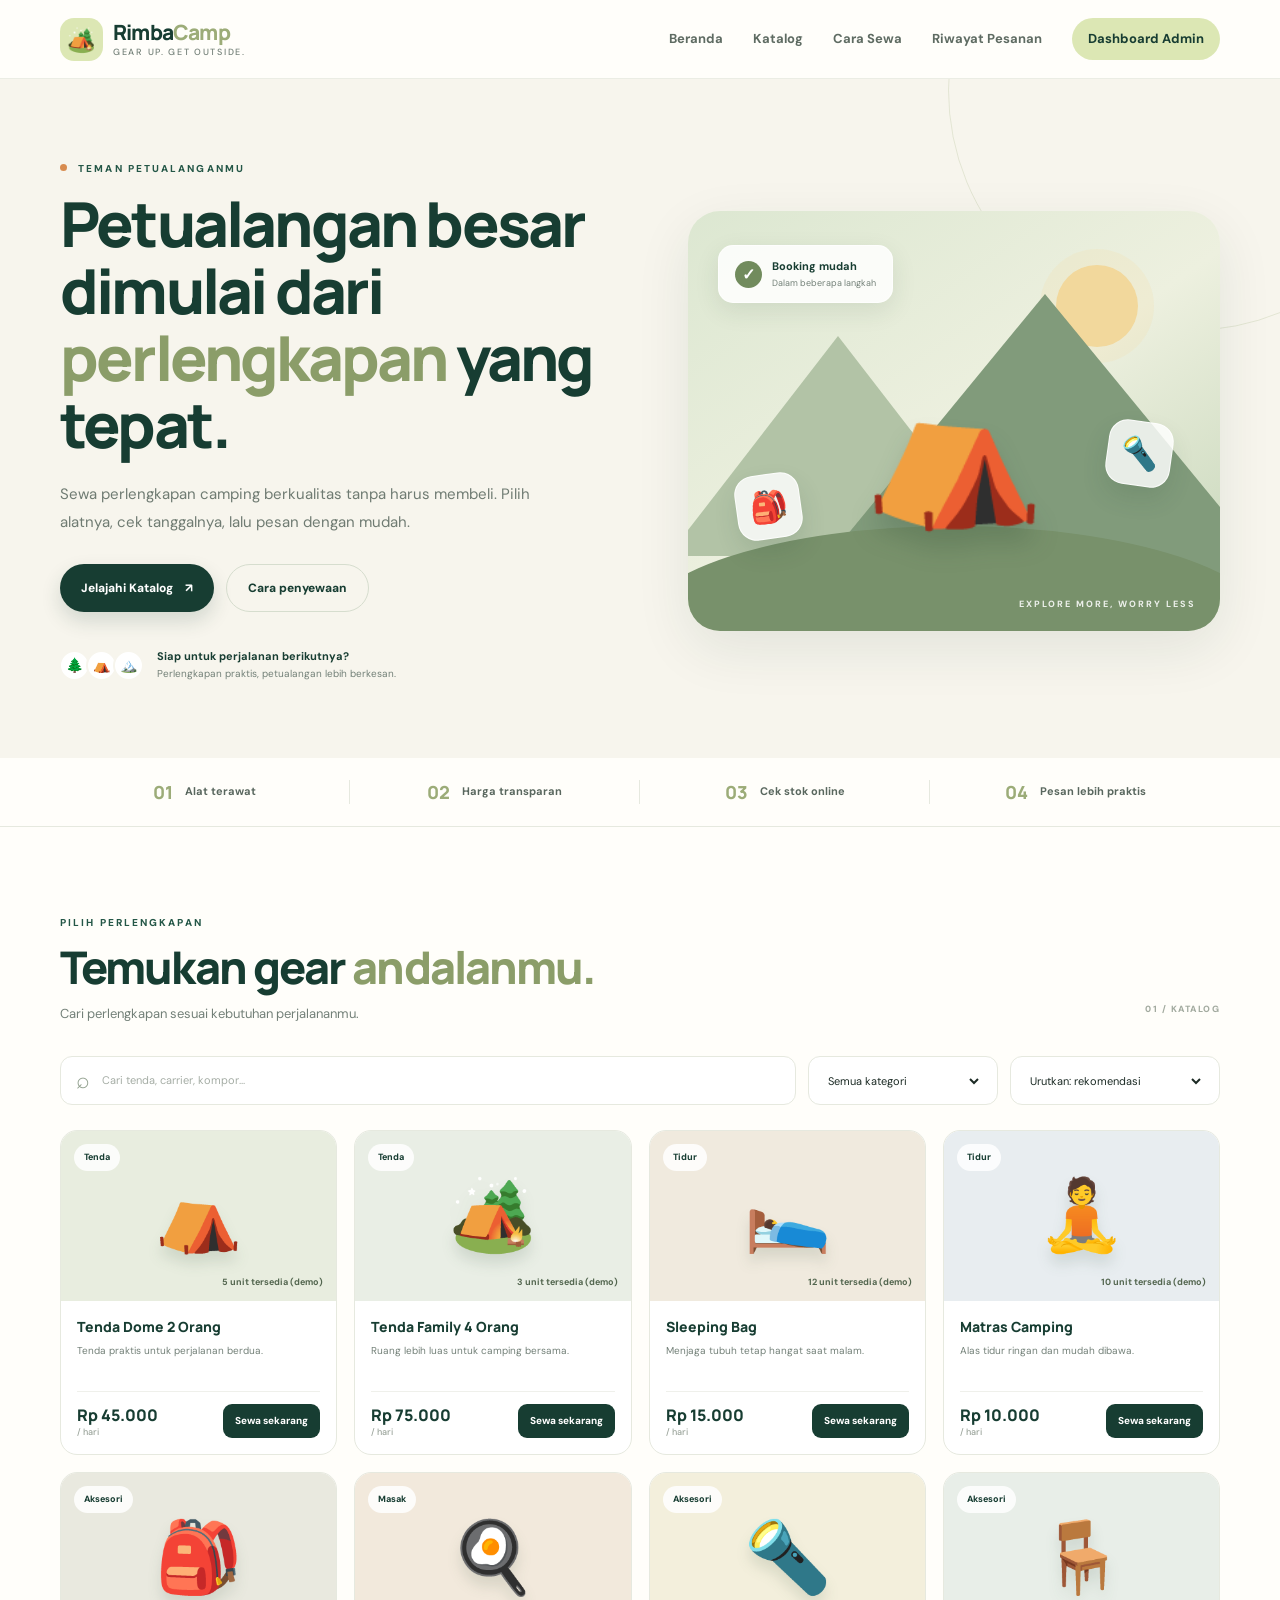
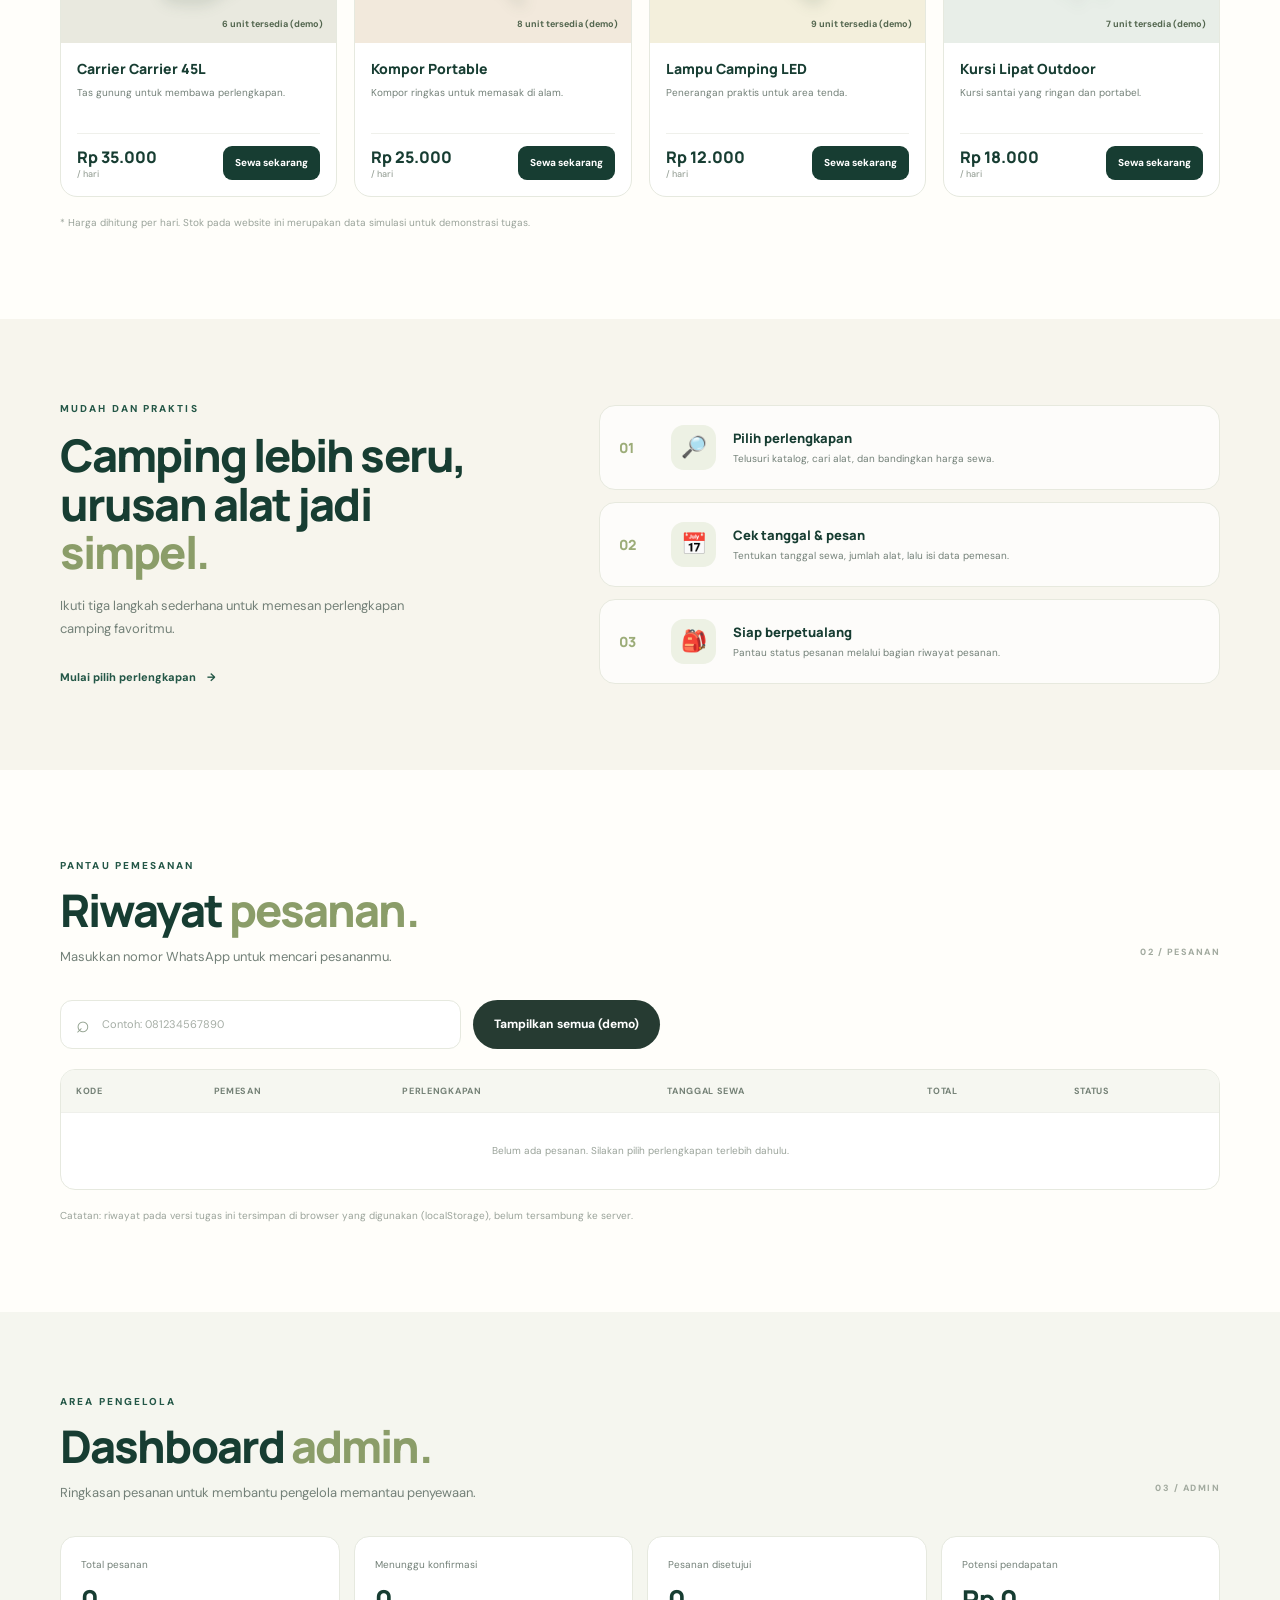
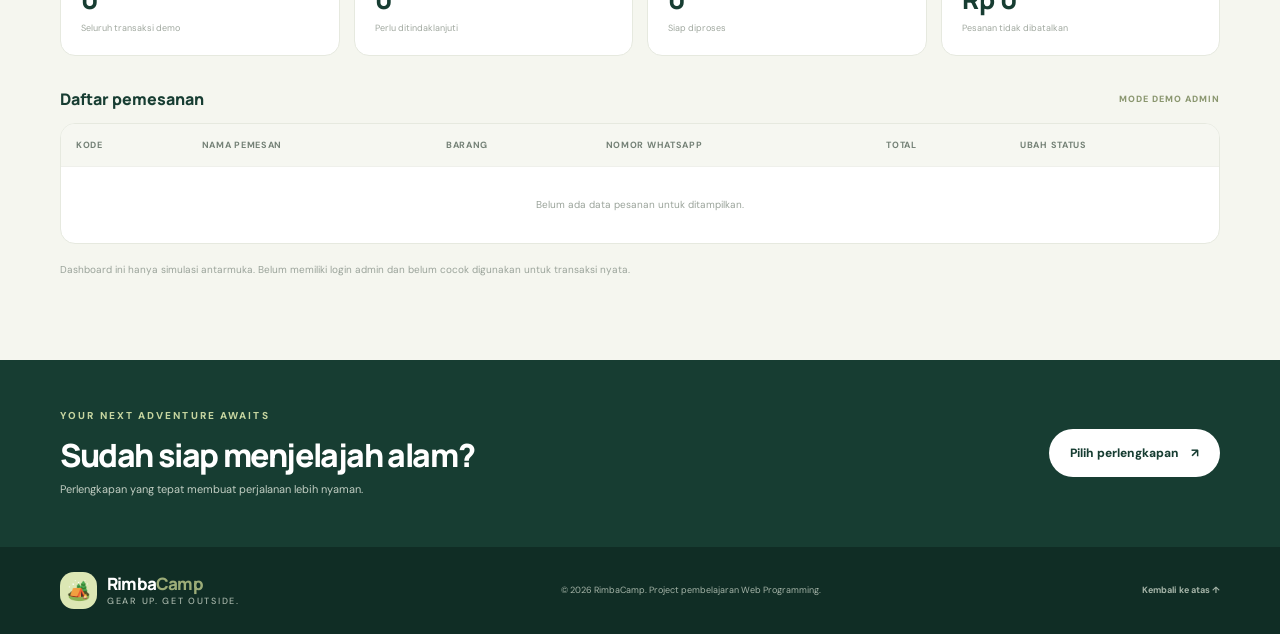
<file: index.html>
<!DOCTYPE html>
<html lang="id">
<head>
  <meta charset="UTF-8">
  <meta name="viewport" content="width=device-width, initial-scale=1.0">
  <meta name="description" content="RimbaCamp - Website penyewaan perlengkapan camping yang mudah, praktis, dan terpercaya.">
  <title>RimbaCamp | Penyewaan Alat Camping</title>
  <link rel="stylesheet" href="css/style.css">
  <script src="js/app.js" defer></script>
</head>
<body>
  <header class="site-header">
    <div class="container nav-wrap">
      <a class="brand" href="#beranda" aria-label="RimbaCamp beranda">
        <span class="brand-mark" aria-hidden="true">🏕️</span>
        <span>Rimba<span>Camp</span><small>Gear up. Get outside.</small></span>
      </a>

      <button class="menu-toggle" id="menuToggle" type="button" aria-label="Buka menu" aria-expanded="false">
        <span></span><span></span><span></span>
      </button>

      <nav class="main-nav" id="mainNav" aria-label="Navigasi utama">
        <a href="#beranda">Beranda</a>
        <a href="#katalog">Katalog</a>
        <a href="#cara-sewa">Cara Sewa</a>
        <a href="#pesanan">Riwayat Pesanan</a>
        <a href="#admin" class="nav-admin">Dashboard Admin</a>
      </nav>
    </div>
  </header>

  <main>
    <section class="hero" id="beranda">
      <div class="container hero-grid">
        <div class="hero-copy">
          <p class="eyebrow"><span class="eyebrow-dot"></span> TEMAN PETUALANGANMU</p>
          <h1>Petualangan besar dimulai dari <em>perlengkapan</em> yang tepat.</h1>
          <p class="hero-description">
            Sewa perlengkapan camping berkualitas tanpa harus membeli.
            Pilih alatnya, cek tanggalnya, lalu pesan dengan mudah.
          </p>
          <div class="hero-actions">
            <a class="btn btn-primary" href="#katalog">Jelajahi Katalog <span aria-hidden="true">↗</span></a>
            <a class="btn btn-ghost" href="#cara-sewa">Cara penyewaan</a>
          </div>
          <div class="hero-note">
            <span class="avatar-stack" aria-hidden="true"><b>🌲</b><b>⛺</b><b>🏔️</b></span>
            <span><strong>Siap untuk perjalanan berikutnya?</strong><br>Perlengkapan praktis, petualangan lebih berkesan.</span>
          </div>
        </div>

        <div class="hero-art" aria-label="Ilustrasi perlengkapan camping">
          <div class="sun"></div>
          <div class="mountain mountain-back"></div>
          <div class="mountain mountain-front"></div>
          <div class="hero-tent">⛺</div>
          <div class="hero-product product-one">🎒</div>
          <div class="hero-product product-two">🔦</div>
          <div class="floating-card">
            <span class="floating-icon">✓</span>
            <span><strong>Booking mudah</strong><small>Dalam beberapa langkah</small></span>
          </div>
          <span class="art-caption">EXPLORE MORE, WORRY LESS</span>
        </div>
      </div>
    </section>

    <section class="quick-facts" aria-label="Keunggulan RimbaCamp">
      <div class="container facts-grid">
        <div><strong>01</strong><span>Alat terawat</span></div>
        <div><strong>02</strong><span>Harga transparan</span></div>
        <div><strong>03</strong><span>Cek stok online</span></div>
        <div><strong>04</strong><span>Pesan lebih praktis</span></div>
      </div>
    </section>

    <section class="section catalog-section" id="katalog">
      <div class="container">
        <div class="section-heading">
          <div>
            <p class="eyebrow">PILIH PERLENGKAPAN</p>
            <h2>Temukan gear <em>andalanmu.</em></h2>
            <p class="section-description">Cari perlengkapan sesuai kebutuhan perjalananmu.</p>
          </div>
          <span class="section-index">01 / KATALOG</span>
        </div>

        <div class="catalog-toolbar">
          <label class="search-box">
            <span aria-hidden="true">⌕</span>
            <input type="search" id="searchInput" placeholder="Cari tenda, carrier, kompor..." aria-label="Cari perlengkapan camping">
          </label>
          <label class="select-wrap">
            <span class="sr-only">Filter kategori</span>
            <select id="categoryFilter">
              <option value="Semua">Semua kategori</option>
              <option value="Tenda">Tenda</option>
              <option value="Tidur">Perlengkapan tidur</option>
              <option value="Masak">Peralatan masak</option>
              <option value="Aksesori">Aksesori</option>
            </select>
          </label>
          <label class="select-wrap">
            <span class="sr-only">Urutkan harga</span>
            <select id="sortFilter">
              <option value="default">Urutkan: rekomendasi</option>
              <option value="low">Harga terendah</option>
              <option value="high">Harga tertinggi</option>
            </select>
          </label>
        </div>

        <div class="product-grid" id="productGrid" aria-live="polite">
          <!-- Kartu produk dibuat oleh JavaScript berdasarkan data perlengkapan. -->
        </div>
        <p class="catalog-footnote">* Harga dihitung per hari. Stok pada website ini merupakan data simulasi untuk demonstrasi tugas.</p>
      </div>
    </section>

    <section class="how-section" id="cara-sewa">
      <div class="container how-grid">
        <div class="how-intro">
          <p class="eyebrow">MUDAH DAN PRAKTIS</p>
          <h2>Camping lebih seru, urusan alat jadi <em>simpel.</em></h2>
          <p>Ikuti tiga langkah sederhana untuk memesan perlengkapan camping favoritmu.</p>
          <a class="text-link" href="#katalog">Mulai pilih perlengkapan <span aria-hidden="true">→</span></a>
        </div>
        <div class="steps">
          <article class="step-card">
            <span class="step-number">01</span>
            <span class="step-icon" aria-hidden="true">🔎</span>
            <div><h3>Pilih perlengkapan</h3><p>Telusuri katalog, cari alat, dan bandingkan harga sewa.</p></div>
          </article>
          <article class="step-card">
            <span class="step-number">02</span>
            <span class="step-icon" aria-hidden="true">📅</span>
            <div><h3>Cek tanggal & pesan</h3><p>Tentukan tanggal sewa, jumlah alat, lalu isi data pemesan.</p></div>
          </article>
          <article class="step-card">
            <span class="step-number">03</span>
            <span class="step-icon" aria-hidden="true">🎒</span>
            <div><h3>Siap berpetualang</h3><p>Pantau status pesanan melalui bagian riwayat pesanan.</p></div>
          </article>
        </div>
      </div>
    </section>

    <section class="section history-section" id="pesanan">
      <div class="container">
        <div class="section-heading">
          <div>
            <p class="eyebrow">PANTAU PEMESANAN</p>
            <h2>Riwayat <em>pesanan.</em></h2>
            <p class="section-description">Masukkan nomor WhatsApp untuk mencari pesananmu.</p>
          </div>
          <span class="section-index">02 / PESANAN</span>
        </div>
        <div class="history-search">
          <label class="search-box">
            <span aria-hidden="true">⌕</span>
            <input type="tel" id="historySearch" placeholder="Contoh: 081234567890" aria-label="Cari pesanan berdasarkan nomor WhatsApp">
          </label>
          <button class="btn btn-dark" id="showAllOrders" type="button">Tampilkan semua (demo)</button>
        </div>
        <div class="table-wrap">
          <table class="data-table">
            <thead>
              <tr>
                <th>Kode</th><th>Pemesan</th><th>Perlengkapan</th><th>Tanggal sewa</th><th>Total</th><th>Status</th>
              </tr>
            </thead>
            <tbody id="historyTableBody">
              <tr><td colspan="6" class="empty-cell">Belum ada pesanan. Silakan pilih perlengkapan terlebih dahulu.</td></tr>
            </tbody>
          </table>
        </div>
        <p class="catalog-footnote">Catatan: riwayat pada versi tugas ini tersimpan di browser yang digunakan (localStorage), belum tersambung ke server.</p>
      </div>
    </section>

    <section class="admin-section" id="admin">
      <div class="container">
        <div class="section-heading">
          <div>
            <p class="eyebrow">AREA PENGELOLA</p>
            <h2>Dashboard <em>admin.</em></h2>
            <p class="section-description">Ringkasan pesanan untuk membantu pengelola memantau penyewaan.</p>
          </div>
          <span class="section-index">03 / ADMIN</span>
        </div>
        <div class="admin-stats">
          <article class="admin-stat"><span>Total pesanan</span><strong id="totalOrders">0</strong><small>Seluruh transaksi demo</small></article>
          <article class="admin-stat"><span>Menunggu konfirmasi</span><strong id="pendingOrders">0</strong><small>Perlu ditindaklanjuti</small></article>
          <article class="admin-stat"><span>Pesanan disetujui</span><strong id="approvedOrders">0</strong><small>Siap diproses</small></article>
          <article class="admin-stat"><span>Potensi pendapatan</span><strong id="totalRevenue">Rp0</strong><small>Pesanan tidak dibatalkan</small></article>
        </div>
        <div class="admin-table-heading">
          <h3>Daftar pemesanan</h3>
          <span class="admin-demo-label">MODE DEMO ADMIN</span>
        </div>
        <div class="table-wrap">
          <table class="data-table admin-table">
            <thead>
              <tr>
                <th>Kode</th><th>Nama pemesan</th><th>Barang</th><th>Nomor WhatsApp</th><th>Total</th><th>Ubah status</th>
              </tr>
            </thead>
            <tbody id="adminTableBody">
              <tr><td colspan="6" class="empty-cell">Belum ada data pesanan untuk ditampilkan.</td></tr>
            </tbody>
          </table>
        </div>
        <p class="catalog-footnote">Dashboard ini hanya simulasi antarmuka. Belum memiliki login admin dan belum cocok digunakan untuk transaksi nyata.</p>
      </div>
    </section>

    <section class="closing-cta">
      <div class="container closing-inner">
        <div><p class="eyebrow">YOUR NEXT ADVENTURE AWAITS</p><h2>Sudah siap menjelajah alam?</h2><p>Perlengkapan yang tepat membuat perjalanan lebih nyaman.</p></div>
        <a class="btn btn-light" href="#katalog">Pilih perlengkapan <span aria-hidden="true">↗</span></a>
      </div>
    </section>
  </main>

  <footer class="site-footer">
    <div class="container footer-inner">
      <a class="brand footer-brand" href="#beranda"><span class="brand-mark" aria-hidden="true">🏕️</span><span>Rimba<span>Camp</span><small>Gear up. Get outside.</small></span></a>
      <p>© <span id="currentYear"></span> RimbaCamp. Project pembelajaran Web Programming.</p>
      <a href="#beranda">Kembali ke atas ↑</a>
    </div>
  </footer>

  <dialog class="booking-dialog" id="bookingDialog" aria-labelledby="bookingTitle">
    <div class="dialog-header">
      <div><p class="eyebrow">FORM PEMESANAN</p><h2 id="bookingTitle">Pesan perlengkapan</h2></div>
      <button class="dialog-close" id="closeDialog" type="button" aria-label="Tutup formulir">×</button>
    </div>
    <form id="bookingForm">
      <input type="hidden" id="bookingProductId">
      <div class="selected-product" id="selectedProduct"></div>
      <div class="form-grid">
        <label class="form-field form-field-full">Nama lengkap
          <input type="text" id="customerName" name="customerName" placeholder="Masukkan nama lengkap" required minlength="3">
        </label>
        <label class="form-field form-field-full">Nomor WhatsApp
          <input type="tel" id="customerPhone" name="customerPhone" placeholder="Contoh: 081234567890" required pattern="[0-9+() -]{9,18}">
        </label>
        <label class="form-field">Tanggal mulai
          <input type="date" id="startDate" name="startDate" required>
        </label>
        <label class="form-field">Tanggal selesai
          <input type="date" id="endDate" name="endDate" required>
        </label>
        <label class="form-field form-field-full">Jumlah alat
          <input type="number" id="bookingQuantity" name="quantity" min="1" value="1" required>
        </label>
      </div>
      <div class="availability-message" id="availabilityMessage" aria-live="polite">Pilih tanggal untuk mengecek ketersediaan.</div>
      <div class="booking-total"><span>Estimasi total</span><strong id="bookingTotal">Rp0</strong></div>
      <button class="btn btn-primary btn-full" type="submit">Kirim pemesanan</button>
      <p class="form-disclaimer">Pemesanan ini merupakan simulasi untuk tugas kuliah, bukan transaksi sungguhan.</p>
    </form>
  </dialog>

  <div class="toast" id="toast" role="status" aria-live="polite"></div>
</body>
</html>
</file>
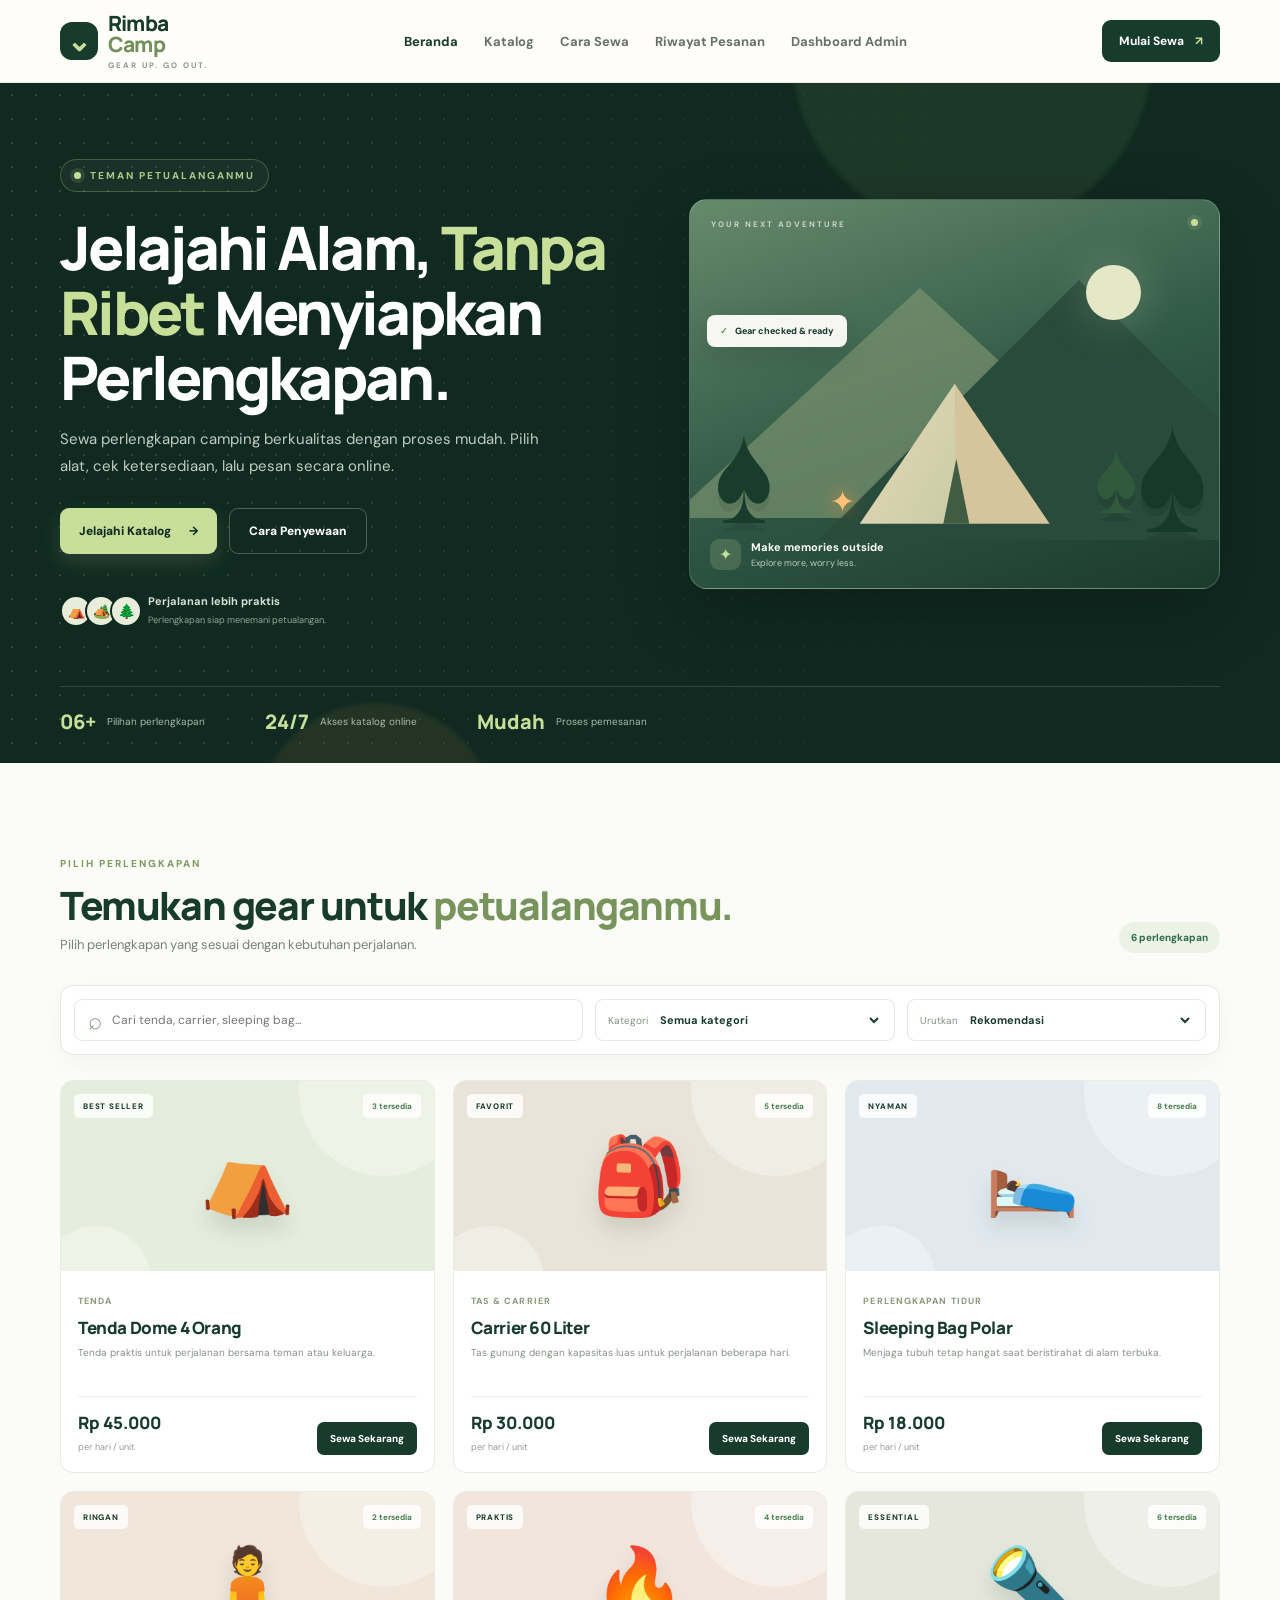
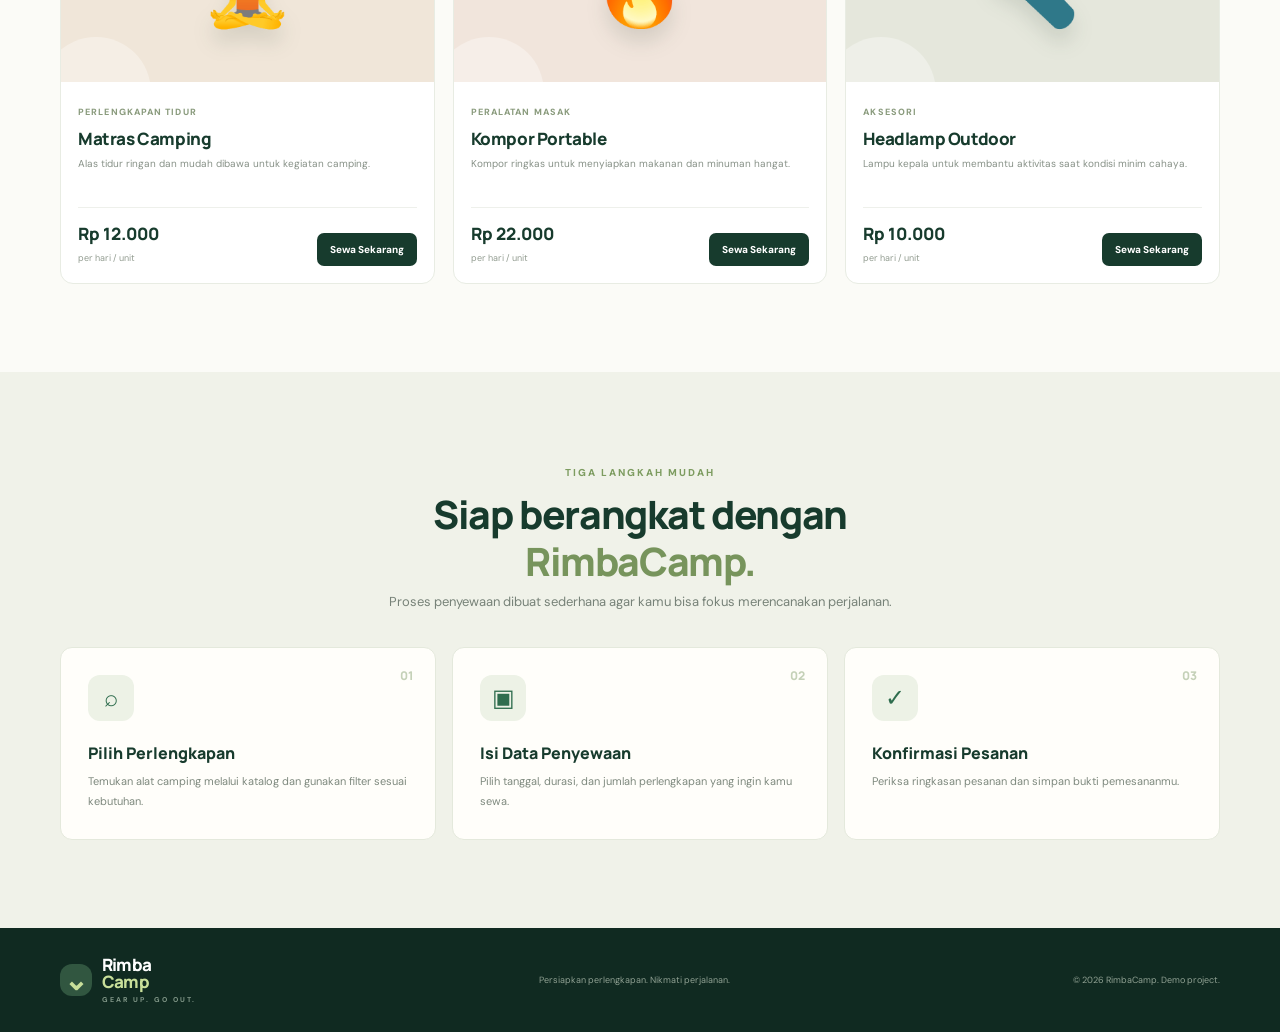
<file: week3/index.html>
<!DOCTYPE html>
<html lang="id">
<head>
  <meta charset="UTF-8" />
  <meta name="viewport" content="width=device-width, initial-scale=1.0" />
  <meta name="description" content="RimbaCamp, penyewaan perlengkapan camping yang mudah, praktis, dan terpercaya." />
  <title>RimbaCamp | Sewa Alat Camping</title>
  <link rel="stylesheet" href="css/style.css" />
  <script src="js/script.js" defer></script>
</head>
<body>
  <header class="site-header">
    <div class="container nav-wrap">
      <a class="brand" href="#beranda" aria-label="RimbaCamp Beranda">
        <span class="brand-mark">⌃</span>
        <span>Rimba<span>Camp</span><small>GEAR UP. GO OUT.</small></span>
      </a>

      <button class="menu-toggle" id="menu-toggle" type="button" aria-label="Buka navigasi" aria-expanded="false">
        <span></span><span></span><span></span>
      </button>

      <nav class="main-nav" id="main-nav">
        <a class="nav-link active" href="#beranda">Beranda</a>
        <a class="nav-link" href="#katalog">Katalog</a>
        <a class="nav-link" href="#cara-sewa">Cara Sewa</a>
        <button class="nav-link nav-button" id="history-button" type="button">Riwayat Pesanan</button>
        <button class="nav-link nav-button" id="admin-button" type="button">Dashboard Admin</button>
      </nav>
      <a class="nav-cta" href="#katalog">Mulai Sewa <span>↗</span></a>
    </div>
  </header>

  <main>
    <section class="hero" id="beranda">
      <div class="hero-orb orb-one"></div>
      <div class="hero-orb orb-two"></div>
      <div class="container hero-grid">
        <div class="hero-copy">
          <div class="eyebrow" id="hero-badge"><span class="eyebrow-dot"></span> TEMAN PETUALANGANMU</div>
          <h1 id="hero-title">Jelajahi Alam, Tanpa Ribet Menyiapkan Perlengkapan.</h1>
          <p id="hero-description">Sewa perlengkapan camping berkualitas dengan proses mudah. Pilih alat, cek ketersediaan, lalu pesan secara online.</p>
          <div class="hero-actions">
            <a class="btn btn-primary" href="#katalog">Jelajahi Katalog <span>→</span></a>
            <a class="btn btn-ghost" href="#cara-sewa">Cara Penyewaan</a>
          </div>
          <div class="hero-proof">
            <div class="proof-avatars"><span>⛺</span><span>🏕️</span><span>🌲</span></div>
            <p><strong>Perjalanan lebih praktis</strong><br /><small>Perlengkapan siap menemani petualangan.</small></p>
          </div>
        </div>

        <div class="hero-visual" aria-label="Ilustrasi suasana camping">
          <div class="visual-topline"><span>YOUR NEXT ADVENTURE</span><span class="live-dot"></span></div>
          <div class="mountain mountain-back"></div>
          <div class="mountain mountain-front"></div>
          <div class="moon"></div>
          <div class="pine pine-a">♠</div><div class="pine pine-b">♠</div><div class="pine pine-c">♠</div>
          <div class="tent-illustration"><div class="tent-flap"></div><div class="tent-door"></div></div>
          <div class="camp-fire">✦</div>
          <div class="visual-caption"><span class="caption-icon">✦</span><div><strong>Make memories outside</strong><small>Explore more, worry less.</small></div></div>
          <div class="floating-tag"><span>✓</span> Gear checked & ready</div>
        </div>
      </div>
      <div class="container hero-stats">
        <div><strong>06+</strong><span>Pilihan perlengkapan</span></div>
        <div><strong>24/7</strong><span>Akses katalog online</span></div>
        <div><strong>Mudah</strong><span>Proses pemesanan</span></div>
      </div>
    </section>

    <section class="catalog-section section-pad" id="katalog">
      <div class="container">
        <div class="section-heading">
          <div>
            <span class="section-kicker">PILIH PERLENGKAPAN</span>
            <h2>Temukan gear untuk <em>petualanganmu.</em></h2>
            <p>Pilih perlengkapan yang sesuai dengan kebutuhan perjalanan.</p>
          </div>
          <span class="catalog-count" id="catalog-count">6 perlengkapan</span>
        </div>

        <div class="filter-panel">
          <label class="search-box">
            <span>⌕</span>
            <input id="search-input" type="search" placeholder="Cari tenda, carrier, sleeping bag..." autocomplete="off" />
          </label>
          <label class="select-wrap">
            <span>Kategori</span>
            <select id="category-filter">
              <option value="semua">Semua kategori</option>
              <option value="tenda">Tenda</option>
              <option value="tas">Tas & carrier</option>
              <option value="tidur">Perlengkapan tidur</option>
              <option value="memasak">Peralatan masak</option>
              <option value="aksesoris">Aksesori</option>
            </select>
          </label>
          <label class="select-wrap">
            <span>Urutkan</span>
            <select id="sort-filter">
              <option value="default">Rekomendasi</option>
              <option value="low">Harga terendah</option>
              <option value="high">Harga tertinggi</option>
              <option value="name">Nama A-Z</option>
            </select>
          </label>
        </div>

        <div class="product-grid" id="product-grid" aria-live="polite"></div>
        <div class="empty-state hidden" id="empty-state">
          <span>⌕</span><h3>Perlengkapan tidak ditemukan</h3>
          <p>Coba gunakan kata kunci atau kategori yang berbeda.</p>
          <button class="btn btn-outline" id="reset-filter" type="button">Reset pencarian</button>
        </div>
      </div>
    </section>

    <section class="how-section section-pad" id="cara-sewa">
      <div class="container">
        <div class="section-heading centered">
          <span class="section-kicker">TIGA LANGKAH MUDAH</span>
          <h2>Siap berangkat dengan <em>RimbaCamp.</em></h2>
          <p>Proses penyewaan dibuat sederhana agar kamu bisa fokus merencanakan perjalanan.</p>
        </div>
        <div class="steps-grid">
          <article class="step-card"><span class="step-number">01</span><div class="step-icon">⌕</div><h3>Pilih Perlengkapan</h3><p>Temukan alat camping melalui katalog dan gunakan filter sesuai kebutuhan.</p></article>
          <article class="step-card"><span class="step-number">02</span><div class="step-icon">▣</div><h3>Isi Data Penyewaan</h3><p>Pilih tanggal, durasi, dan jumlah perlengkapan yang ingin kamu sewa.</p></article>
          <article class="step-card"><span class="step-number">03</span><div class="step-icon">✓</div><h3>Konfirmasi Pesanan</h3><p>Periksa ringkasan pesanan dan simpan bukti pemesananmu.</p></article>
        </div>
      </div>
    </section>

    <section class="admin-section hidden" id="admin-section">
      <div class="container admin-panel">
        <div class="section-heading">
          <div><span class="section-kicker">PANEL PENGELOLA</span><h2>Dashboard <em>Admin.</em></h2><p>Ringkasan pesanan dari browser ini.</p></div>
          <button class="icon-close" id="close-admin" type="button" aria-label="Tutup dashboard">×</button>
        </div>
        <div class="admin-stats">
          <div><span>Total pesanan</span><strong id="admin-total-orders">0</strong></div>
          <div><span>Total nilai pesanan</span><strong id="admin-total-value">Rp0</strong></div>
          <div><span>Perlu konfirmasi</span><strong id="admin-pending">0</strong></div>
        </div>
        <div class="admin-table-wrap">
          <table class="admin-table">
            <thead><tr><th>Kode</th><th>Pelanggan</th><th>Perlengkapan</th><th>Tanggal</th><th>Total</th><th>Status</th></tr></thead>
            <tbody id="admin-table-body"><tr><td colspan="6" class="table-empty">Belum ada pesanan.</td></tr></tbody>
          </table>
        </div>
        <p class="demo-note">Catatan: dashboard ini merupakan simulasi front-end. Data tersimpan pada localStorage browser, belum menggunakan database server.</p>
      </div>
    </section>

    <section class="history-section hidden" id="history-section">
      <div class="container history-panel">
        <div class="section-heading">
          <div><span class="section-kicker">PESANAN KAMU</span><h2>Riwayat <em>Penyewaan.</em></h2><p>Daftar pesanan yang tersimpan di browser ini.</p></div>
          <button class="icon-close" id="close-history" type="button" aria-label="Tutup riwayat">×</button>
        </div>
        <div id="history-list" class="history-list"></div>
      </div>
    </section>
  </main>

  <footer class="site-footer">
    <div class="container footer-inner">
      <a class="brand brand-footer" href="#beranda"><span class="brand-mark">⌃</span><span>Rimba<span>Camp</span><small>GEAR UP. GO OUT.</small></span></a>
      <p>Persiapkan perlengkapan. Nikmati perjalanan.</p>
      <span>© 2026 RimbaCamp. Demo project.</span>
    </div>
  </footer>

  <!-- Modal pemesanan: digunakan pada Task 03 -->
  <div class="modal-backdrop hidden" id="booking-modal" role="dialog" aria-modal="true" aria-labelledby="modal-title">
    <div class="booking-modal">
      <button class="icon-close modal-close" id="close-modal" type="button" aria-label="Tutup form">×</button>
      <span class="section-kicker">FORM PEMESANAN</span>
      <h2 id="modal-title">Pesan perlengkapan</h2>
      <p class="modal-intro">Lengkapi data berikut untuk membuat pesanan sewa.</p>
      <div class="selected-product" id="selected-product"></div>
      <form id="booking-form">
        <input type="hidden" id="booking-product-id" />
        <div class="form-grid">
          <label>Nama penyewa<input id="customer-name" type="text" placeholder="Masukkan nama lengkap" required minlength="2" /></label>
          <label>Nomor WhatsApp<input id="customer-phone" type="tel" placeholder="08xxxxxxxxxx" required pattern="[0-9+ ]{9,16}" /></label>
          <label>Tanggal mulai sewa<input id="start-date" type="date" required /></label>
          <label>Durasi (hari)<input id="duration" type="number" min="1" max="30" value="1" required /></label>
          <label>Jumlah alat<input id="quantity" type="number" min="1" value="1" required /></label>
        </div>
        <div class="price-summary"><span>Estimasi total biaya</span><strong id="estimated-total">Rp0</strong></div>
        <p class="form-hint" id="availability-hint">Pastikan jumlah alat sesuai ketersediaan.</p>
        <button class="btn btn-primary btn-full" type="submit">Kirim Pesanan <span>→</span></button>
      </form>
    </div>
  </div>

  <div class="toast hidden" id="toast" role="status" aria-live="polite"></div>
</body>
</html>
</file>
<file: css/style.css>
@import url('https://fonts.googleapis.com/css2?family=DM+Sans:wght@400;500;600;700&family=Manrope:wght@400;500;600;700;800&display=swap');

:root {
  --forest: #173d32;
  --forest-2: #245747;
  --moss: #9cac78;
  --lime: #dce7b4;
  --cream: #f7f5ed;
  --paper: #fffefa;
  --ink: #1c2b25;
  --muted: #738078;
  --line: #e6e9df;
  --orange: #d88c50;
  --shadow: 0 18px 55px rgba(25, 53, 42, .09);
  --radius: 22px;
}

* { box-sizing: border-box; }
html { scroll-behavior: smooth; scroll-padding-top: 92px; }
body {
  margin: 0;
  background: var(--paper);
  color: var(--ink);
  font-family: "DM Sans", Arial, sans-serif;
  line-height: 1.6;
}
body.dialog-open { overflow: hidden; }
a { color: inherit; text-decoration: none; }
button, input, select { font: inherit; }
button, a, select { -webkit-tap-highlight-color: transparent; }
.container { width: min(1160px, calc(100% - 48px)); margin-inline: auto; }
.sr-only { position: absolute; width: 1px; height: 1px; padding: 0; margin: -1px; overflow: hidden; clip: rect(0,0,0,0); white-space: nowrap; border: 0; }

.site-header {
  position: sticky; top: 0; z-index: 20;
  background: rgba(255, 254, 250, .92);
  backdrop-filter: blur(16px);
  border-bottom: 1px solid rgba(230, 233, 223, .8);
}
.nav-wrap { min-height: 78px; display: flex; align-items: center; justify-content: space-between; gap: 30px; }
.brand { display: inline-flex; align-items: center; gap: 10px; color: var(--forest); font: 800 21px/1 "Manrope", sans-serif; letter-spacing: -.8px; }
.brand > span:last-child { position: relative; }
.brand > span:last-child > span { color: var(--moss); }
.brand small { display: block; margin-top: 5px; color: var(--muted); font: 500 9px/1 "DM Sans", sans-serif; letter-spacing: 1.7px; text-transform: uppercase; }
.brand-mark { display: grid; place-items: center; width: 43px; height: 43px; border-radius: 14px; background: var(--lime); font-size: 23px; }
.main-nav { display: flex; align-items: center; gap: 30px; color: #5e6b62; font-size: 13px; font-weight: 700; }
.main-nav a { transition: color .2s ease; }
.main-nav a:hover { color: var(--forest-2); }
.main-nav .nav-admin { color: var(--forest); padding: 11px 16px; background: var(--lime); border-radius: 999px; }
.menu-toggle { display: none; border: 0; background: transparent; padding: 8px; cursor: pointer; }
.menu-toggle span { display: block; width: 23px; height: 2px; margin: 5px; background: var(--forest); border-radius: 3px; }

.hero { overflow: hidden; position: relative; padding: 82px 0 76px; background: var(--cream); }
.hero::before { content: ""; position: absolute; width: 480px; height: 480px; border: 1px solid rgba(156,172,120,.22); border-radius: 50%; right: -150px; top: -230px; }
.hero-grid { display: grid; grid-template-columns: 1.04fr .96fr; align-items: center; gap: 52px; }
.eyebrow { margin: 0 0 14px; color: var(--forest-2); font-size: 10px; font-weight: 800; letter-spacing: 2.1px; }
.eyebrow-dot { display: inline-block; width: 7px; height: 7px; margin-right: 7px; border-radius: 50%; background: var(--orange); vertical-align: 1px; }
.hero h1, .section-heading h2, .how-intro h2, .closing-inner h2 { margin: 0; font: 800 clamp(38px, 5vw, 62px)/1.08 "Manrope", sans-serif; letter-spacing: -2.8px; color: var(--forest); }
h1 em, h2 em { color: #8b9d69; font-style: normal; }
.hero-description { max-width: 510px; margin: 22px 0 28px; color: #6f7b72; font-size: 15px; line-height: 1.85; }
.hero-actions { display: flex; flex-wrap: wrap; gap: 12px; }
.btn { display: inline-flex; justify-content: center; align-items: center; gap: 12px; min-height: 48px; padding: 0 21px; border: 0; border-radius: 999px; cursor: pointer; font-size: 12px; font-weight: 800; transition: transform .2s ease, box-shadow .2s ease, background .2s ease; }
.btn:hover { transform: translateY(-2px); }
.btn-primary { color: white; background: var(--forest); box-shadow: 0 9px 20px rgba(23,61,50,.16); }
.btn-primary:hover { background: var(--forest-2); box-shadow: 0 12px 24px rgba(23,61,50,.2); }
.btn-ghost { color: var(--forest); background: transparent; border: 1px solid #d6ddce; }
.btn-dark { color: white; background: #263b32; }
.btn-light { color: var(--forest); background: white; }
.btn-full { width: 100%; }
.hero-note { display: flex; align-items: center; gap: 13px; margin-top: 36px; color: var(--muted); font-size: 10px; line-height: 1.6; }
.hero-note strong { color: var(--forest); font-size: 11px; }
.avatar-stack { display: flex; padding-left: 3px; }
.avatar-stack b { display: grid; place-items: center; width: 31px; height: 31px; margin-left: -4px; border: 2px solid var(--cream); border-radius: 50%; background: white; font-size: 14px; }

.hero-art { position: relative; height: 420px; overflow: hidden; border-radius: 32px; background: linear-gradient(145deg, #dce7d1 0%, #edf0df 52%, #c5d5b8 100%); box-shadow: var(--shadow); }
.hero-art::after { content: ""; position: absolute; left: -10%; right: -10%; bottom: -105px; height: 210px; border-radius: 50% 50% 0 0; background: #78916b; }
.sun { position: absolute; top: 54px; right: 82px; width: 82px; height: 82px; border-radius: 50%; background: #f2d89c; box-shadow: 0 0 0 16px rgba(242,216,156,.18); }
.mountain { position: absolute; bottom: 75px; width: 0; height: 0; border-left: 190px solid transparent; border-right: 190px solid transparent; border-bottom: 245px solid #9db293; }
.mountain-back { left: -20px; border-left-width: 170px; border-right-width: 170px; border-bottom-width: 220px; border-bottom-color: #b2c3a6; }
.mountain-front { right: -55px; bottom: 57px; border-left-width: 230px; border-right-width: 230px; border-bottom-width: 280px; border-bottom-color: #819b7b; }
.hero-tent { position: absolute; z-index: 3; left: 50%; bottom: 65px; transform: translateX(-50%); font-size: 145px; filter: drop-shadow(0 18px 12px rgba(36,64,43,.2)); }
.hero-product { position: absolute; z-index: 4; display: grid; place-items: center; width: 65px; height: 65px; border: 1px solid rgba(255,255,255,.8); border-radius: 19px; background: rgba(255,255,255,.82); box-shadow: 0 12px 25px rgba(37,64,47,.12); font-size: 31px; }
.product-one { left: 48px; bottom: 92px; transform: rotate(-8deg); }
.product-two { right: 48px; bottom: 145px; transform: rotate(8deg); }
.floating-card { position: absolute; z-index: 5; top: 34px; left: 30px; display: flex; align-items: center; gap: 10px; padding: 12px 16px; border: 1px solid rgba(255,255,255,.7); border-radius: 15px; background: rgba(255,255,255,.85); box-shadow: 0 8px 25px rgba(37,64,47,.1); }
.floating-icon { display: grid; place-items: center; width: 27px; height: 27px; border-radius: 50%; color: white; background: #718b5d; font-weight: 800; }
.floating-card strong, .floating-card small { display: block; }
.floating-card strong { color: var(--forest); font-size: 11px; }
.floating-card small { color: var(--muted); font-size: 9px; }
.art-caption { position: absolute; z-index: 5; right: 24px; bottom: 20px; color: rgba(255,255,255,.86); font-size: 9px; font-weight: 800; letter-spacing: 2px; }

.quick-facts { border-bottom: 1px solid var(--line); background: var(--paper); }
.facts-grid { display: grid; grid-template-columns: repeat(4, 1fr); padding: 22px 0; }
.facts-grid div { display: flex; align-items: center; justify-content: center; gap: 12px; border-right: 1px solid var(--line); }
.facts-grid div:last-child { border: 0; }
.facts-grid strong { color: #9cac78; font: 800 18px "Manrope", sans-serif; }
.facts-grid span { color: #59675e; font-size: 11px; font-weight: 700; }

.section { padding: 88px 0; }
.section-heading { display: flex; justify-content: space-between; align-items: end; gap: 24px; margin-bottom: 32px; }
.section-heading .eyebrow { margin-bottom: 12px; }
.section-heading h2, .how-intro h2 { font-size: clamp(32px, 4vw, 45px); letter-spacing: -1.9px; }
.section-description { margin: 12px 0 0; color: var(--muted); font-size: 13px; }
.section-index { padding-bottom: 8px; color: #a2aa9f; font-size: 9px; font-weight: 800; letter-spacing: 1.5px; }
.catalog-toolbar { display: grid; grid-template-columns: 1fr 190px 210px; gap: 12px; margin-bottom: 25px; }
.search-box, .select-wrap { display: flex; align-items: center; min-height: 49px; padding: 0 15px; border: 1px solid var(--line); border-radius: 12px; background: white; }
.search-box > span { margin-right: 10px; color: #91a08e; font-size: 23px; line-height: 1; }
.search-box input, .select-wrap select { width: 100%; min-width: 0; border: 0; outline: 0; color: var(--ink); background: transparent; font-size: 11px; }
.search-box input::placeholder { color: #a5ada5; }
.select-wrap select { cursor: pointer; }
.product-grid { display: grid; grid-template-columns: repeat(4, 1fr); gap: 17px; }
.product-card { overflow: hidden; border: 1px solid var(--line); border-radius: 17px; background: white; transition: transform .22s ease, box-shadow .22s ease; }
.product-card:hover { transform: translateY(-5px); box-shadow: var(--shadow); }
.product-visual { position: relative; display: grid; place-items: center; min-height: 170px; background: var(--product-bg, #eef1e8); }
.product-emoji { font-size: 70px; filter: drop-shadow(0 10px 7px rgba(36,64,43,.12)); }
.product-category { position: absolute; top: 13px; left: 13px; padding: 6px 10px; border-radius: 99px; color: var(--forest); background: rgba(255,255,255,.85); font-size: 9px; font-weight: 800; }
.stock-label { position: absolute; right: 13px; bottom: 12px; color: #53664f; font-size: 9px; font-weight: 700; }
.product-content { padding: 16px; }
.product-content h3 { margin: 0; color: var(--forest); font: 800 14px "Manrope", sans-serif; }
.product-description { min-height: 34px; margin: 7px 0 14px; color: var(--muted); font-size: 10px; line-height: 1.6; }
.product-bottom { display: flex; align-items: end; justify-content: space-between; gap: 8px; padding-top: 12px; border-top: 1px solid #eff0eb; }
.product-price { color: var(--forest); font: 800 16px "Manrope", sans-serif; }
.product-price small { display: block; color: #9aa39a; font: 500 9px "DM Sans", sans-serif; }
.product-bottom button { padding: 9px 12px; border: 0; border-radius: 9px; color: white; background: var(--forest); cursor: pointer; font-size: 10px; font-weight: 800; }
.product-bottom button:hover { background: var(--forest-2); }
.no-results { grid-column: 1 / -1; padding: 45px 20px; border: 1px dashed #d6ddce; border-radius: 16px; color: var(--muted); text-align: center; }
.catalog-footnote { margin: 18px 0 0; color: #9aa39a; font-size: 10px; }

.how-section { padding: 82px 0; background: var(--cream); }
.how-grid { display: grid; grid-template-columns: .85fr 1.15fr; gap: 80px; align-items: center; }
.how-intro > p:not(.eyebrow) { max-width: 370px; margin: 17px 0 22px; color: var(--muted); font-size: 13px; line-height: 1.8; }
.text-link { color: var(--forest-2); font-size: 11px; font-weight: 800; }
.text-link span { margin-left: 8px; }
.steps { display: grid; gap: 12px; }
.step-card { display: grid; grid-template-columns: 38px 48px 1fr; align-items: center; gap: 14px; padding: 19px; border: 1px solid #e7e9de; border-radius: 16px; background: rgba(255,255,255,.75); }
.step-number { color: #9cac78; font: 800 14px "Manrope", sans-serif; }
.step-icon { display: grid; place-items: center; width: 45px; height: 45px; border-radius: 13px; background: #edf1e4; font-size: 21px; }
.step-card h3 { margin: 0 0 4px; color: var(--forest); font: 800 13px "Manrope", sans-serif; }
.step-card p { margin: 0; color: var(--muted); font-size: 10px; }

.history-section { background: #fffefa; }
.history-search { display: flex; gap: 12px; max-width: 600px; margin-bottom: 20px; }
.history-search .search-box { flex: 1; }
.table-wrap { overflow-x: auto; border: 1px solid var(--line); border-radius: 15px; background: white; }
.data-table { width: 100%; border-collapse: collapse; min-width: 760px; text-align: left; }
.data-table th { padding: 14px 15px; color: #748176; background: #f6f7f1; font-size: 9px; letter-spacing: .7px; text-transform: uppercase; white-space: nowrap; }
.data-table td { padding: 14px 15px; border-top: 1px solid #eff0eb; color: #536158; font-size: 10px; vertical-align: middle; }
.data-table td strong { color: var(--forest); }
.empty-cell { padding: 30px !important; color: #9aa39a !important; text-align: center; }
.status-pill { display: inline-block; padding: 5px 9px; border-radius: 99px; color: #6d713e; background: #f2f0d8; font-size: 9px; font-weight: 800; white-space: nowrap; }
.status-approved { color: #376b4b; background: #e4f1e5; }
.status-completed { color: #365e7b; background: #e5eff7; }
.status-cancelled { color: #9b4e46; background: #f8e8e4; }
.admin-section { padding: 82px 0; background: #f5f6ef; }
.admin-stats { display: grid; grid-template-columns: repeat(4, 1fr); gap: 14px; margin-bottom: 32px; }
.admin-stat { padding: 20px; border: 1px solid #e6e9df; border-radius: 15px; background: white; }
.admin-stat span, .admin-stat small { display: block; color: var(--muted); font-size: 10px; }
.admin-stat strong { display: block; margin: 8px 0 4px; color: var(--forest); font: 800 26px "Manrope", sans-serif; }
.admin-stat small { color: #a0a89f; font-size: 9px; }
.admin-table-heading { display: flex; align-items: center; justify-content: space-between; margin-bottom: 13px; }
.admin-table-heading h3 { margin: 0; color: var(--forest); font: 800 16px "Manrope", sans-serif; }
.admin-demo-label { color: #8a966f; font-size: 9px; font-weight: 800; letter-spacing: 1px; }
.status-select { max-width: 145px; padding: 7px 8px; border: 1px solid var(--line); border-radius: 8px; background: white; color: var(--forest); font-size: 10px; }

.closing-cta { padding: 48px 0; color: white; background: var(--forest); }
.closing-inner { display: flex; align-items: center; justify-content: space-between; gap: 25px; }
.closing-inner .eyebrow { color: #c6d5a0; }
.closing-inner h2 { color: white; font-size: 32px; letter-spacing: -1.4px; }
.closing-inner p:not(.eyebrow) { margin: 8px 0 0; color: #c2cec3; font-size: 11px; }
.site-footer { padding: 25px 0; background: #102d25; }
.footer-inner { display: flex; align-items: center; justify-content: space-between; gap: 20px; }
.footer-brand { color: white; font-size: 17px; }
.footer-brand small { color: #a5b4a8; }
.footer-brand .brand-mark { width: 37px; height: 37px; font-size: 19px; }
.footer-inner p, .footer-inner > a:last-child { color: #a5b4a8; font-size: 9px; }
.footer-inner > a:last-child { font-weight: 700; }

.booking-dialog { width: min(540px, calc(100% - 28px)); max-height: min(90vh, 800px); overflow-y: auto; padding: 25px; border: 0; border-radius: 22px; color: var(--ink); background: var(--paper); box-shadow: 0 25px 90px rgba(10,30,20,.25); }
.booking-dialog::backdrop { background: rgba(14, 32, 25, .58); backdrop-filter: blur(4px); }
.dialog-header { display: flex; justify-content: space-between; align-items: start; margin-bottom: 18px; }
.dialog-header .eyebrow { margin-bottom: 5px; }
.dialog-header h2 { margin: 0; color: var(--forest); font: 800 23px "Manrope", sans-serif; letter-spacing: -.8px; }
.dialog-close { width: 34px; height: 34px; border: 0; border-radius: 50%; color: var(--forest); background: #edf1e6; cursor: pointer; font-size: 22px; }
.selected-product { display: flex; align-items: center; gap: 13px; margin-bottom: 18px; padding: 12px; border-radius: 12px; background: #f0f3e9; }
.selected-product-icon { display: grid; place-items: center; width: 45px; height: 45px; border-radius: 10px; background: white; font-size: 25px; }
.selected-product strong, .selected-product small { display: block; }
.selected-product strong { color: var(--forest); font-size: 12px; }
.selected-product small { color: var(--muted); font-size: 10px; }
.form-grid { display: grid; grid-template-columns: 1fr 1fr; gap: 13px; }
.form-field { display: grid; gap: 6px; color: #59675e; font-size: 10px; font-weight: 700; }
.form-field-full { grid-column: 1 / -1; }
.form-field input { width: 100%; min-height: 43px; padding: 0 12px; border: 1px solid var(--line); border-radius: 9px; outline: 0; background: white; color: var(--ink); font-size: 11px; }
.form-field input:focus, .search-box:focus-within, .select-wrap:focus-within { border-color: #9cac78; box-shadow: 0 0 0 3px rgba(156,172,120,.13); }
.availability-message { margin: 14px 0; padding: 10px 12px; border-radius: 9px; color: #69765f; background: #f0f3e9; font-size: 10px; }
.availability-message.is-error { color: #9b4e46; background: #f8e8e4; }
.availability-message.is-success { color: #376b4b; background: #e4f1e5; }
.booking-total { display: flex; justify-content: space-between; align-items: center; margin: 16px 0; padding-top: 14px; border-top: 1px solid var(--line); color: var(--muted); font-size: 11px; }
.booking-total strong { color: var(--forest); font: 800 20px "Manrope", sans-serif; }
.form-disclaimer { margin: 10px 0 0; color: #a0a89f; font-size: 9px; text-align: center; }
.toast { position: fixed; z-index: 50; right: 22px; bottom: 22px; max-width: min(360px, calc(100% - 44px)); padding: 13px 17px; border-radius: 12px; color: white; background: var(--forest); box-shadow: var(--shadow); font-size: 11px; opacity: 0; pointer-events: none; transform: translateY(12px); transition: .25s ease; }
.toast.show { opacity: 1; transform: translateY(0); }

@media (max-width: 900px) {
  .hero-grid { gap: 28px; }
  .hero-art { height: 360px; }
  .hero-tent { font-size: 120px; }
  .product-grid { grid-template-columns: repeat(2, 1fr); }
  .how-grid { gap: 35px; }
  .admin-stats { grid-template-columns: repeat(2, 1fr); }
  .main-nav { gap: 17px; }
}
@media (max-width: 680px) {
  .container { width: min(100% - 34px, 520px); }
  .nav-wrap { min-height: 68px; }
  .menu-toggle { display: block; }
  .main-nav { position: absolute; top: 68px; left: 0; right: 0; display: none; align-items: stretch; gap: 0; padding: 10px 22px 18px; border-bottom: 1px solid var(--line); background: var(--paper); box-shadow: 0 12px 20px rgba(20,40,30,.06); }
  .main-nav.is-open { display: flex; flex-direction: column; }
  .main-nav a { padding: 12px 5px; }
  .main-nav .nav-admin { margin-top: 5px; padding: 12px 14px; text-align: center; }
  .hero { padding: 55px 0 45px; }
  .hero-grid { grid-template-columns: 1fr; }
  .hero h1 { max-width: 520px; font-size: clamp(39px, 11vw, 54px); }
  .hero-description { font-size: 13px; }
  .hero-art { height: 300px; margin-top: 7px; border-radius: 22px; }
  .hero-tent { bottom: 48px; font-size: 105px; }
  .mountain { bottom: 48px; }
  .mountain-front { bottom: 35px; }
  .product-one { left: 25px; bottom: 65px; }
  .product-two { right: 25px; bottom: 105px; }
  .floating-card { top: 20px; left: 17px; padding: 9px 11px; }
  .sun { top: 40px; right: 45px; width: 60px; height: 60px; }
  .facts-grid { grid-template-columns: 1fr 1fr; row-gap: 15px; padding: 20px 0; }
  .facts-grid div:nth-child(2) { border-right: 0; }
  .facts-grid div { justify-content: flex-start; padding-left: 10px; }
  .section { padding: 62px 0; }
  .section-heading { align-items: start; margin-bottom: 24px; }
  .section-heading h2, .how-intro h2 { font-size: 34px; }
  .section-index { display: none; }
  .catalog-toolbar { grid-template-columns: 1fr 1fr; }
  .catalog-toolbar .search-box { grid-column: 1 / -1; }
  .product-grid { gap: 11px; }
  .product-visual { min-height: 135px; }
  .product-emoji { font-size: 55px; }
  .product-content { padding: 12px; }
  .product-content h3 { font-size: 12px; }
  .product-description { font-size: 9px; }
  .product-price { font-size: 13px; }
  .product-bottom { align-items: center; }
  .product-bottom button { padding: 8px 9px; font-size: 9px; }
  .how-section { padding: 60px 0; }
  .how-grid { grid-template-columns: 1fr; gap: 28px; }
  .step-card { grid-template-columns: 27px 42px 1fr; gap: 10px; padding: 14px; }
  .step-icon { width: 40px; height: 40px; }
  .history-search { flex-direction: column; }
  .history-search .btn { width: 100%; }
  .admin-section { padding: 60px 0; }
  .admin-stats { gap: 9px; }
  .admin-stat { padding: 14px; }
  .admin-stat strong { font-size: 22px; }
  .closing-inner { align-items: flex-start; flex-direction: column; }
  .closing-inner h2 { font-size: 29px; }
  .footer-inner { flex-wrap: wrap; }
  .footer-inner p { order: 3; width: 100%; margin: 0; }
}
@media (max-width: 390px) {
  .container { width: calc(100% - 26px); }
  .hero h1 { font-size: 37px; }
  .product-bottom { align-items: flex-start; flex-direction: column; }
  .product-bottom button { width: 100%; }
  .form-grid { grid-template-columns: 1fr; }
  .form-field-full { grid-column: auto; }
}
</file>
<file: week3/css/style.css>
@import url('https://fonts.googleapis.com/css2?family=DM+Sans:wght@400;500;600;700&family=Manrope:wght@400;500;600;700;800&display=swap');

:root {
  --forest: #173b2d;
  --forest-deep: #102a21;
  --green: #2f6d4e;
  --lime: #c8df9a;
  --cream: #f6f5ed;
  --paper: #fffefa;
  --ink: #1d2b23;
  --muted: #778278;
  --line: #e5e9df;
  --orange: #e49a54;
  --shadow: 0 18px 50px rgba(24, 53, 38, .09);
}
* { box-sizing: border-box; }
html { scroll-behavior: smooth; }
body { margin: 0; background: var(--paper); color: var(--ink); font-family: 'DM Sans', Arial, sans-serif; }
button, input, select { font: inherit; }
button, a { -webkit-tap-highlight-color: transparent; }
a { color: inherit; text-decoration: none; }
.container { width: min(1160px, calc(100% - 48px)); margin: 0 auto; }
.site-header { position: sticky; top: 0; z-index: 30; background: rgba(255,254,250,.94); backdrop-filter: blur(16px); border-bottom: 1px solid rgba(229,233,223,.8); }
.nav-wrap { height: 82px; display: flex; align-items: center; justify-content: space-between; gap: 26px; }
.brand { display: inline-flex; align-items: center; gap: 10px; color: var(--forest); font: 800 21px 'Manrope', sans-serif; line-height: 1; letter-spacing: -.8px; }
.brand > span:last-child { display: flex; flex-direction: column; }
.brand > span:last-child > span { color: #71905a; display: inline; }
.brand small { margin-top: 5px; font: 700 8px 'DM Sans', sans-serif; letter-spacing: 2px; color: #8b988b; }
.brand-mark { width: 38px; height: 38px; display: grid; place-items: center; background: var(--forest); color: var(--lime); border-radius: 12px; font-size: 29px; transform: rotate(180deg); }
.main-nav { display: flex; align-items: center; gap: 26px; }
.nav-link { padding: 8px 0; color: #657268; font-size: 13px; font-weight: 700; transition: color .2s; }
.nav-link:hover, .nav-link.active { color: var(--forest); }
.nav-button { border: 0; background: none; cursor: pointer; }
.nav-cta { background: var(--forest); color: white; border-radius: 9px; padding: 13px 17px; font-size: 12px; font-weight: 700; }
.nav-cta span { color: var(--lime); margin-left: 8px; }
.menu-toggle { display: none; border: 0; background: none; padding: 8px; }
.menu-toggle span { display: block; width: 23px; height: 2px; background: var(--forest); margin: 5px; border-radius: 2px; }

.hero { position: relative; overflow: hidden; background: var(--forest-deep); color: white; padding: 76px 0 28px; }
.hero::before { content: ''; position: absolute; inset: 0; opacity: .18; background-image: radial-gradient(#c8df9a 1px, transparent 1px); background-size: 24px 24px; mask-image: linear-gradient(90deg, black, transparent 80%); }
.hero-orb { position: absolute; border-radius: 50%; filter: blur(2px); pointer-events: none; }
.orb-one { width: 360px; height: 360px; background: rgba(114,151,89,.13); top: -210px; right: 10%; }
.orb-two { width: 240px; height: 240px; background: rgba(228,154,84,.09); bottom: -180px; left: 20%; }
.hero-grid { position: relative; z-index: 1; display: grid; grid-template-columns: 1fr .94fr; align-items: center; gap: 65px; }
.eyebrow, .section-kicker { color: #a8c886; font-size: 10px; letter-spacing: 2px; font-weight: 800; }
.eyebrow { display: inline-flex; align-items: center; gap: 9px; border: 1px solid rgba(200,223,154,.25); border-radius: 30px; padding: 9px 13px; background: rgba(255,255,255,.04); }
.eyebrow-dot, .live-dot { width: 7px; height: 7px; border-radius: 50%; background: #c8df9a; box-shadow: 0 0 0 4px rgba(200,223,154,.12); }
.hero h1 { max-width: 600px; margin: 23px 0 17px; font: 800 clamp(38px, 5vw, 60px)/1.08 'Manrope', sans-serif; letter-spacing: -2.7px; }
.hero h1 em { color: var(--lime); font-style: normal; }
.hero-copy > p { max-width: 510px; color: #c0cdc2; font-size: 15px; line-height: 1.8; }
.hero-actions { display: flex; flex-wrap: wrap; gap: 12px; margin-top: 28px; }
.btn { display: inline-flex; justify-content: center; align-items: center; gap: 18px; border: 0; border-radius: 9px; padding: 14px 19px; font-size: 12px; font-weight: 800; cursor: pointer; transition: transform .2s, box-shadow .2s, background .2s; }
.btn:hover { transform: translateY(-2px); }
.btn-primary { background: var(--lime); color: var(--forest-deep); box-shadow: 0 8px 20px rgba(200,223,154,.15); }
.btn-primary:hover { background: #d8e9b7; box-shadow: 0 12px 26px rgba(200,223,154,.22); }
.btn-ghost { border: 1px solid rgba(255,255,255,.25); color: white; background: transparent; }
.btn-outline { border: 1px solid var(--line); background: white; color: var(--forest); }
.btn-full { width: 100%; }
.hero-proof { display: flex; align-items: center; gap: 13px; margin-top: 39px; }
.proof-avatars { display: flex; }
.proof-avatars span { width: 32px; height: 32px; display: grid; place-items: center; margin-right: -7px; border: 2px solid var(--forest-deep); border-radius: 50%; background: #e7edda; font-size: 14px; }
.hero-proof p { margin: 0; font-size: 11px; line-height: 1.6; color: #d7e0d6; }
.hero-proof small { color: #93a397; }
.hero-visual { height: 390px; position: relative; overflow: hidden; border: 1px solid rgba(255,255,255,.18); border-radius: 18px; background: linear-gradient(160deg, #668a6b 0%, #315a47 52%, #1b3a2d 100%); box-shadow: 0 24px 70px rgba(0,0,0,.24); }
.visual-topline { position: absolute; z-index: 5; top: 19px; left: 21px; right: 21px; display: flex; justify-content: space-between; color: rgba(255,255,255,.65); font-size: 8px; font-weight: 800; letter-spacing: 2px; }
.moon { position: absolute; width: 55px; height: 55px; top: 65px; right: 78px; border-radius: 50%; background: #e5e8c7; box-shadow: 0 0 45px rgba(229,232,199,.25); }
.mountain { position: absolute; bottom: 60px; width: 0; height: 0; border-left: 210px solid transparent; border-right: 210px solid transparent; border-bottom: 220px solid #486e55; }
.mountain-back { left: -20px; bottom: 70px; border-left-width: 250px; border-right-width: 250px; border-bottom-width: 230px; border-bottom-color: #79936f; opacity: .7; }
.mountain-front { right: -120px; bottom: 48px; border-left-width: 260px; border-right-width: 260px; border-bottom-width: 260px; border-bottom-color: #284b3b; }
.pine { position: absolute; z-index: 2; color: #193c2c; font-size: 125px; line-height: 1; transform: scaleX(.75); text-shadow: 0 8px 0 rgba(0,0,0,.08); }
.pine-a { left: 15px; bottom: 42px; font-size: 145px; }
.pine-b { right: 0; bottom: 28px; font-size: 175px; color: #173929; }
.pine-c { right: 75px; bottom: 58px; font-size: 105px; color: #315a3d; }
.tent-illustration { position: absolute; z-index: 4; left: 50%; bottom: 64px; transform: translateX(-50%); width: 190px; height: 140px; background: linear-gradient(120deg, #e7d9b7, #b8c59a); clip-path: polygon(50% 0, 100% 100%, 0 100%); filter: drop-shadow(0 15px 15px rgba(0,0,0,.2)); }
.tent-flap { position: absolute; width: 50%; height: 100%; right: 0; background: #d5c59d; clip-path: polygon(0 0, 100% 100%, 0 100%); }
.tent-door { position: absolute; left: 44%; bottom: 0; width: 26px; height: 65px; background: #405c42; clip-path: polygon(50% 0, 100% 100%, 0 100%); }
.camp-fire { position: absolute; z-index: 5; left: calc(50% - 125px); bottom: 67px; color: #ffc276; font-size: 30px; text-shadow: 0 0 18px #f28c42; }
.visual-caption { position: absolute; z-index: 6; left: 20px; bottom: 18px; display: flex; align-items: center; gap: 10px; }
.caption-icon { display: grid; place-items: center; width: 31px; height: 31px; border-radius: 9px; background: rgba(200,223,154,.18); color: var(--lime); }
.visual-caption strong, .visual-caption small { display: block; }
.visual-caption strong { font-size: 11px; }
.visual-caption small { color: #bdcdbd; font-size: 9px; margin-top: 3px; }
.floating-tag { position: absolute; z-index: 8; top: 115px; left: 17px; padding: 10px 13px; border-radius: 8px; background: rgba(255,254,250,.95); color: var(--forest); font-size: 9px; font-weight: 800; box-shadow: 0 10px 30px rgba(0,0,0,.12); }
.floating-tag span { color: #63954e; margin-right: 5px; }
.hero-stats { position: relative; z-index: 1; display: flex; gap: 60px; margin-top: 57px; padding-top: 21px; border-top: 1px solid rgba(255,255,255,.14); }
.hero-stats div { display: flex; align-items: center; gap: 11px; }
.hero-stats strong { color: var(--lime); font: 800 20px 'Manrope', sans-serif; }
.hero-stats span { color: #a9b9ab; font-size: 10px; }

.section-pad { padding: 88px 0; }
.catalog-section { background: #fbfbf7; }
.section-heading { display: flex; align-items: end; justify-content: space-between; gap: 20px; margin-bottom: 32px; }
.section-heading .section-kicker { color: #7d9c60; }
.section-heading h2 { margin: 10px 0 8px; font: 800 clamp(28px, 3.3vw, 39px)/1.2 'Manrope', sans-serif; letter-spacing: -1.4px; color: var(--forest); }
.section-heading h2 em { color: #77945c; font-style: normal; }
.section-heading p { margin: 0; color: var(--muted); font-size: 13px; }
.catalog-count { padding: 9px 12px; border-radius: 30px; background: #edf2e6; color: var(--green); font-size: 10px; font-weight: 800; white-space: nowrap; }
.filter-panel { display: grid; grid-template-columns: 1.7fr 1fr 1fr; gap: 12px; padding: 13px; margin-bottom: 25px; background: white; border: 1px solid var(--line); border-radius: 13px; box-shadow: 0 8px 25px rgba(24,53,38,.035); }
.search-box { display: flex; align-items: center; gap: 10px; padding: 0 13px; border: 1px solid var(--line); border-radius: 8px; color: #8c9a8c; }
.search-box > span { font-size: 24px; }
.search-box input { width: 100%; border: 0; outline: 0; padding: 12px 0; color: var(--ink); font-size: 12px; background: transparent; }
.select-wrap { display: flex; align-items: center; justify-content: space-between; gap: 8px; padding: 0 12px; border: 1px solid var(--line); border-radius: 8px; }
.select-wrap span { color: #849083; font-size: 10px; white-space: nowrap; }
.select-wrap select { width: 100%; padding: 12px 0; border: 0; outline: 0; color: var(--forest); background: transparent; font-size: 11px; font-weight: 700; cursor: pointer; }
.product-grid { display: grid; grid-template-columns: repeat(3, 1fr); gap: 18px; }
.product-card { overflow: hidden; border: 1px solid #e8ece3; border-radius: 13px; background: white; transition: transform .25s, box-shadow .25s; }
.product-card:hover { transform: translateY(-5px); box-shadow: var(--shadow); }
.product-art { height: 190px; position: relative; display: grid; place-items: center; overflow: hidden; background: var(--art-bg, #e8eee2); }
.product-art::before, .product-art::after { content: ''; position: absolute; border-radius: 50%; background: rgba(255,255,255,.32); }
.product-art::before { width: 170px; height: 170px; top: -75px; right: -35px; }
.product-art::after { width: 110px; height: 110px; bottom: -65px; left: -20px; }
.product-emoji { position: relative; z-index: 1; font-size: 76px; filter: drop-shadow(0 13px 10px rgba(32,56,38,.13)); }
.product-label { position: absolute; z-index: 2; top: 13px; left: 13px; padding: 7px 9px; border-radius: 5px; background: rgba(255,255,255,.82); color: var(--forest); font-size: 8px; font-weight: 800; letter-spacing: .8px; }
.stock-label { position: absolute; z-index: 2; right: 13px; top: 13px; padding: 7px 9px; border-radius: 5px; background: rgba(255,255,255,.85); color: #4c8050; font-size: 8px; font-weight: 800; }
.stock-label.out { color: #b35b4d; }
.product-info { padding: 17px; }
.product-category { color: #8a9b7d; font-size: 9px; font-weight: 800; letter-spacing: 1.1px; text-transform: uppercase; }
.product-info h3 { margin: 7px 0 6px; color: var(--forest); font: 800 17px 'Manrope', sans-serif; letter-spacing: -.4px; }
.product-info p { min-height: 34px; margin: 0; color: #879187; font-size: 10px; line-height: 1.6; }
.product-bottom { display: flex; align-items: end; justify-content: space-between; gap: 10px; margin-top: 17px; padding-top: 14px; border-top: 1px solid #eef0eb; }
.product-price strong { display: block; color: var(--forest); font: 800 17px 'Manrope', sans-serif; }
.product-price small { color: #929c90; font-size: 9px; }
.rent-button { padding: 10px 13px; border: 0; border-radius: 7px; background: var(--forest); color: white; font-size: 10px; font-weight: 800; cursor: pointer; }
.rent-button:hover { background: #2e6248; }
.rent-button:disabled { background: #b7beb4; cursor: not-allowed; }
.empty-state { padding: 45px 20px; text-align: center; border: 1px dashed #d9e0d4; border-radius: 12px; background: white; }
.empty-state > span { color: #8ba278; font-size: 34px; }
.empty-state h3 { margin: 10px 0 5px; color: var(--forest); }
.empty-state p { color: var(--muted); font-size: 12px; margin-bottom: 18px; }

.how-section { background: #f0f2e9; }
.centered { display: block; text-align: center; max-width: 620px; margin: 0 auto 37px; }
.steps-grid { display: grid; grid-template-columns: repeat(3,1fr); gap: 16px; }
.step-card { position: relative; padding: 27px; background: #fffefa; border: 1px solid #e4e9dc; border-radius: 12px; }
.step-number { position: absolute; right: 22px; top: 19px; color: #c5d1b8; font: 800 12px 'Manrope', sans-serif; }
.step-icon { display: grid; place-items: center; width: 46px; height: 46px; border-radius: 12px; background: #edf2e6; color: var(--green); font-size: 24px; }
.step-card h3 { margin: 21px 0 8px; color: var(--forest); font: 800 16px 'Manrope', sans-serif; }
.step-card p { margin: 0; color: #7e897e; font-size: 11px; line-height: 1.8; }

.admin-section, .history-section { padding: 65px 0; background: #fbfbf7; border-top: 1px solid var(--line); }
.admin-panel, .history-panel { padding: 27px; border: 1px solid var(--line); border-radius: 14px; background: white; }
.admin-panel .section-heading, .history-panel .section-heading { align-items: start; }
.icon-close { display: grid; place-items: center; width: 34px; height: 34px; border: 1px solid var(--line); border-radius: 50%; background: white; color: var(--forest); font-size: 22px; cursor: pointer; }
.admin-stats { display: grid; grid-template-columns: repeat(3,1fr); gap: 12px; margin-bottom: 20px; }
.admin-stats > div { padding: 17px; border-radius: 9px; background: #f2f5ed; }
.admin-stats span, .admin-stats strong { display: block; }
.admin-stats span { color: #788678; font-size: 10px; }
.admin-stats strong { margin-top: 7px; color: var(--forest); font: 800 22px 'Manrope', sans-serif; }
.admin-table-wrap { overflow-x: auto; }
.admin-table { width: 100%; border-collapse: collapse; min-width: 650px; }
.admin-table th, .admin-table td { padding: 13px 10px; text-align: left; border-bottom: 1px solid #edf0e9; font-size: 10px; }
.admin-table th { color: #82917f; font-size: 9px; text-transform: uppercase; letter-spacing: .8px; }
.admin-table td { color: #526354; }
.table-empty { text-align: center !important; color: #89958a !important; }
.demo-note { color: #9aa398; font-size: 10px; }
.history-list { display: grid; gap: 10px; }
.history-item { display: flex; align-items: center; justify-content: space-between; gap: 18px; padding: 16px; border: 1px solid var(--line); border-radius: 9px; }
.history-item h3 { margin: 0 0 5px; color: var(--forest); font: 800 13px 'Manrope', sans-serif; }
.history-item p { margin: 0; color: #899489; font-size: 10px; line-height: 1.7; }
.history-price { text-align: right; white-space: nowrap; }
.history-price strong { display: block; color: var(--forest); font: 800 14px 'Manrope', sans-serif; }
.status-pill { display: inline-block; margin-top: 5px; padding: 5px 8px; border-radius: 20px; background: #edf3e6; color: #60804d; font-size: 8px; font-weight: 800; }
.no-history { padding: 25px; text-align: center; border: 1px dashed var(--line); border-radius: 9px; color: #8a9588; font-size: 12px; }

.site-footer { padding: 28px 0; background: #102a21; color: #a9b9aa; }
.footer-inner { display: flex; align-items: center; justify-content: space-between; gap: 18px; }
.brand-footer { color: white; font-size: 17px; }
.brand-footer .brand-mark { width: 32px; height: 32px; background: #315640; }
.brand-footer > span:last-child > span { color: var(--lime); }
.brand-footer small { color: #829889; font-size: 7px; }
.footer-inner p, .footer-inner > span { font-size: 9px; color: #90a193; }

.modal-backdrop { position: fixed; z-index: 60; inset: 0; display: grid; place-items: center; padding: 20px; background: rgba(10,25,18,.66); backdrop-filter: blur(5px); }
.booking-modal { position: relative; width: min(560px, 100%); max-height: 92vh; overflow-y: auto; padding: 30px; border-radius: 15px; background: #fffefa; box-shadow: 0 25px 90px rgba(0,0,0,.25); }
.modal-close { position: absolute; top: 18px; right: 18px; }
.booking-modal .section-kicker { color: #78975b; }
.booking-modal h2 { margin: 9px 0 5px; color: var(--forest); font: 800 26px 'Manrope', sans-serif; letter-spacing: -1px; }
.modal-intro { margin: 0 0 18px; color: #899489; font-size: 11px; }
.selected-product { display: flex; align-items: center; gap: 12px; margin-bottom: 19px; padding: 12px; border-radius: 9px; background: #f0f3e9; }
.selected-product .selected-emoji { display: grid; place-items: center; width: 48px; height: 48px; border-radius: 8px; background: white; font-size: 27px; }
.selected-product strong, .selected-product small { display: block; }
.selected-product strong { color: var(--forest); font-size: 12px; }
.selected-product small { margin-top: 4px; color: #859181; font-size: 9px; }
.form-grid { display: grid; grid-template-columns: 1fr 1fr; gap: 13px; }
.form-grid label { display: flex; flex-direction: column; gap: 7px; color: #68776a; font-size: 10px; font-weight: 700; }
.form-grid input { width: 100%; padding: 11px 12px; border: 1px solid #e1e7dc; border-radius: 7px; outline: none; background: white; color: var(--ink); font-size: 11px; }
.form-grid input:focus { border-color: #86a66d; box-shadow: 0 0 0 3px rgba(134,166,109,.12); }
.price-summary { display: flex; justify-content: space-between; align-items: center; margin: 18px 0 5px; padding: 13px 0; border-top: 1px solid var(--line); }
.price-summary span { color: #758273; font-size: 11px; }
.price-summary strong { color: var(--forest); font: 800 20px 'Manrope', sans-serif; }
.form-hint { margin: 0 0 14px; color: #9a8060; font-size: 9px; }
.toast { position: fixed; z-index: 80; right: 24px; bottom: 24px; max-width: min(390px, calc(100% - 48px)); padding: 15px 18px; border-radius: 9px; background: var(--forest); color: white; box-shadow: 0 12px 35px rgba(0,0,0,.2); font-size: 11px; line-height: 1.6; }
.hidden { display: none !important; }

@media (max-width: 900px) {
  .main-nav { gap: 14px; }
  .nav-link { font-size: 11px; }
  .hero-grid { gap: 30px; }
  .hero-visual { height: 340px; }
  .product-grid { grid-template-columns: repeat(2,1fr); }
}
@media (max-width: 700px) {
  .container { width: min(100% - 32px, 560px); }
  .nav-wrap { height: 70px; }
  .menu-toggle { display: block; order: 3; }
  .nav-cta { margin-left: auto; padding: 11px 13px; font-size: 10px; }
  .main-nav { position: absolute; display: none; top: 69px; left: 0; right: 0; padding: 16px 24px 20px; background: #fffefa; border-bottom: 1px solid var(--line); box-shadow: 0 12px 20px rgba(20,40,25,.07); flex-direction: column; align-items: stretch; gap: 7px; }
  .main-nav.open { display: flex; }
  .nav-link { padding: 10px 0; text-align: left; font-size: 12px; }
  .hero { padding-top: 54px; }
  .hero-grid { grid-template-columns: 1fr; }
  .hero h1 { font-size: clamp(39px, 11vw, 55px); }
  .hero-copy > p { font-size: 13px; }
  .hero-visual { height: 300px; }
  .hero-stats { justify-content: space-between; gap: 12px; margin-top: 36px; }
  .hero-stats div { display: block; }
  .hero-stats strong { display: block; margin-bottom: 5px; font-size: 18px; }
  .hero-stats span { font-size: 8px; }
  .section-pad { padding: 62px 0; }
  .section-heading { align-items: start; }
  .section-heading h2 { font-size: 29px; }
  .section-heading p { font-size: 11px; line-height: 1.6; }
  .filter-panel { grid-template-columns: 1fr 1fr; }
  .search-box { grid-column: 1 / -1; min-height: 43px; }
  .product-grid { gap: 11px; }
  .product-art { height: 145px; }
  .product-emoji { font-size: 59px; }
  .product-info { padding: 12px; }
  .product-info h3 { font-size: 14px; }
  .product-info p { font-size: 9px; min-height: 42px; }
  .product-price strong { font-size: 14px; }
  .rent-button { padding: 9px; font-size: 9px; }
  .steps-grid { grid-template-columns: 1fr; }
  .step-card { padding: 21px; }
  .admin-panel, .history-panel { padding: 17px; }
  .admin-stats { grid-template-columns: 1fr; }
  .footer-inner { flex-wrap: wrap; }
  .footer-inner p { order: 3; width: 100%; margin: 0; }
  .booking-modal { padding: 24px 18px; }
}
@media (max-width: 390px) {
  .product-grid { grid-template-columns: 1fr; }
  .product-art { height: 185px; }
  .filter-panel { grid-template-columns: 1fr; }
  .search-box { grid-column: auto; }
  .form-grid { grid-template-columns: 1fr; }
}
</file>
